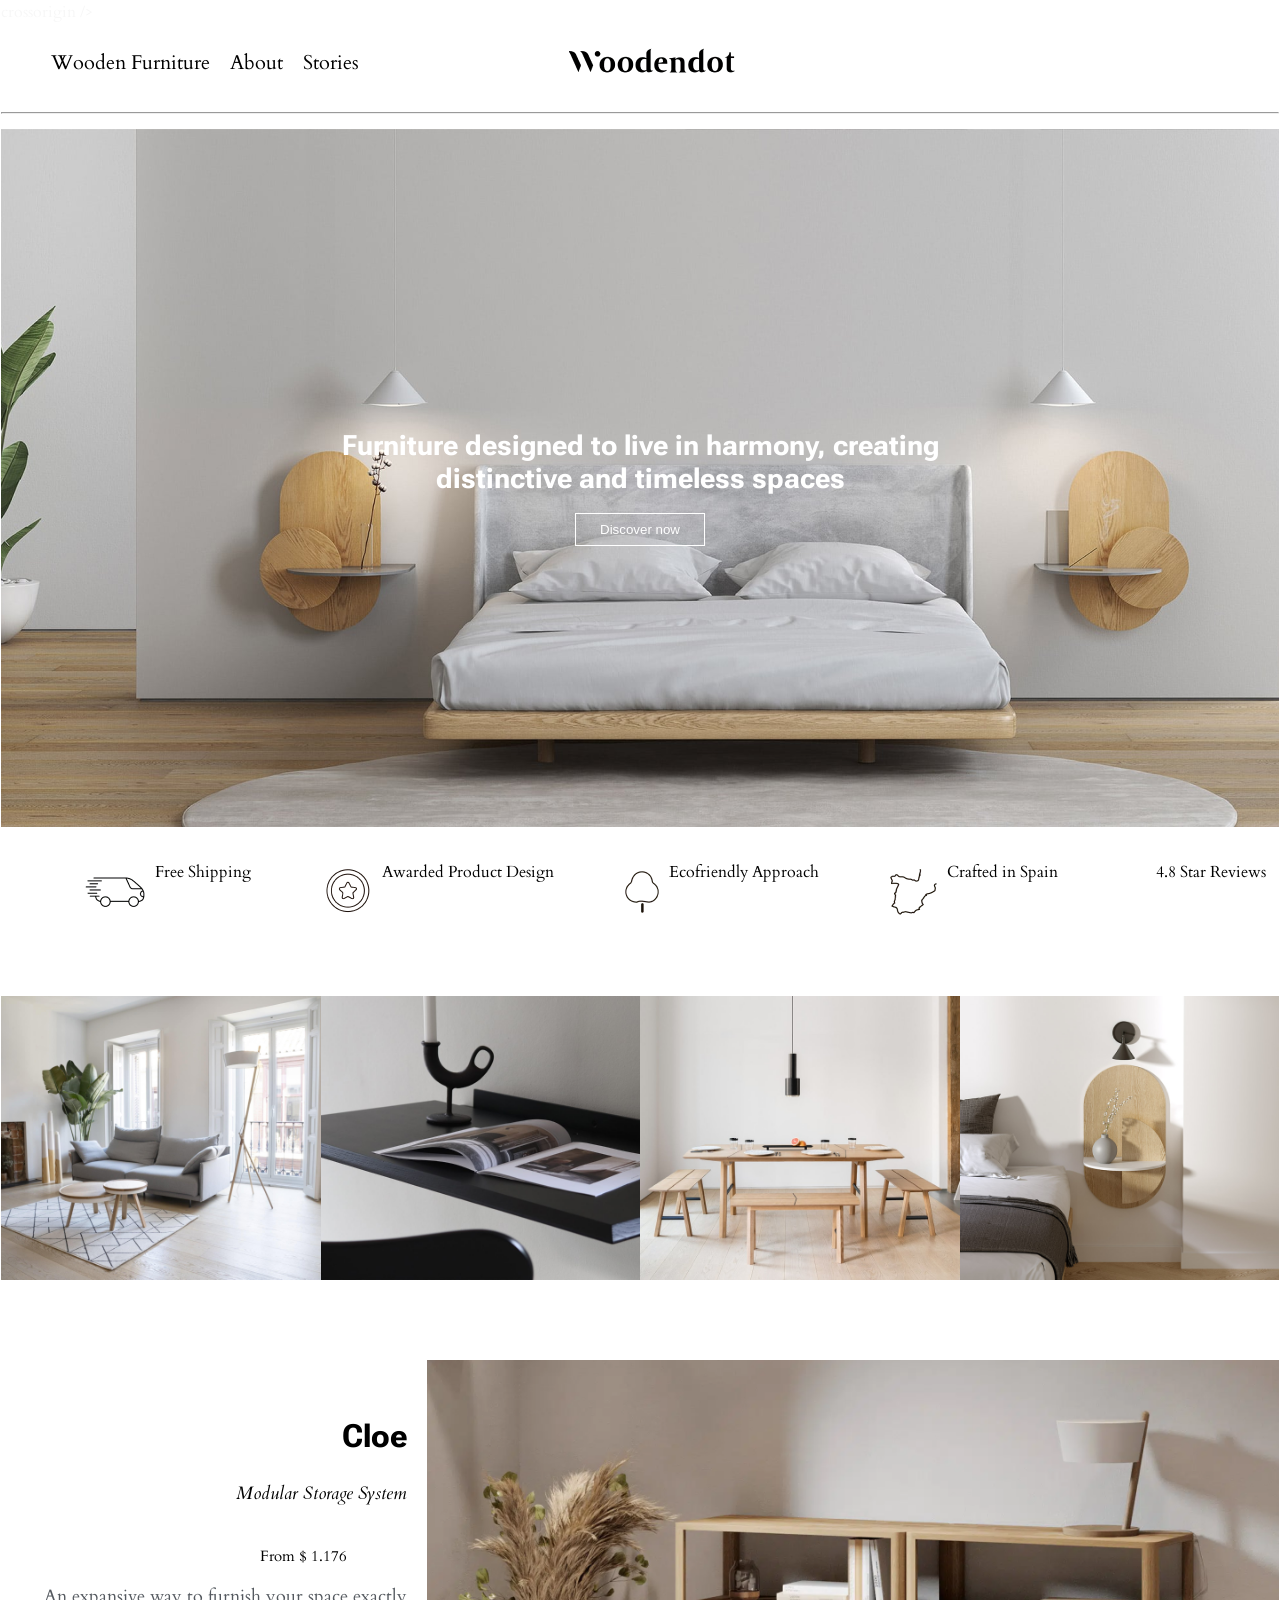
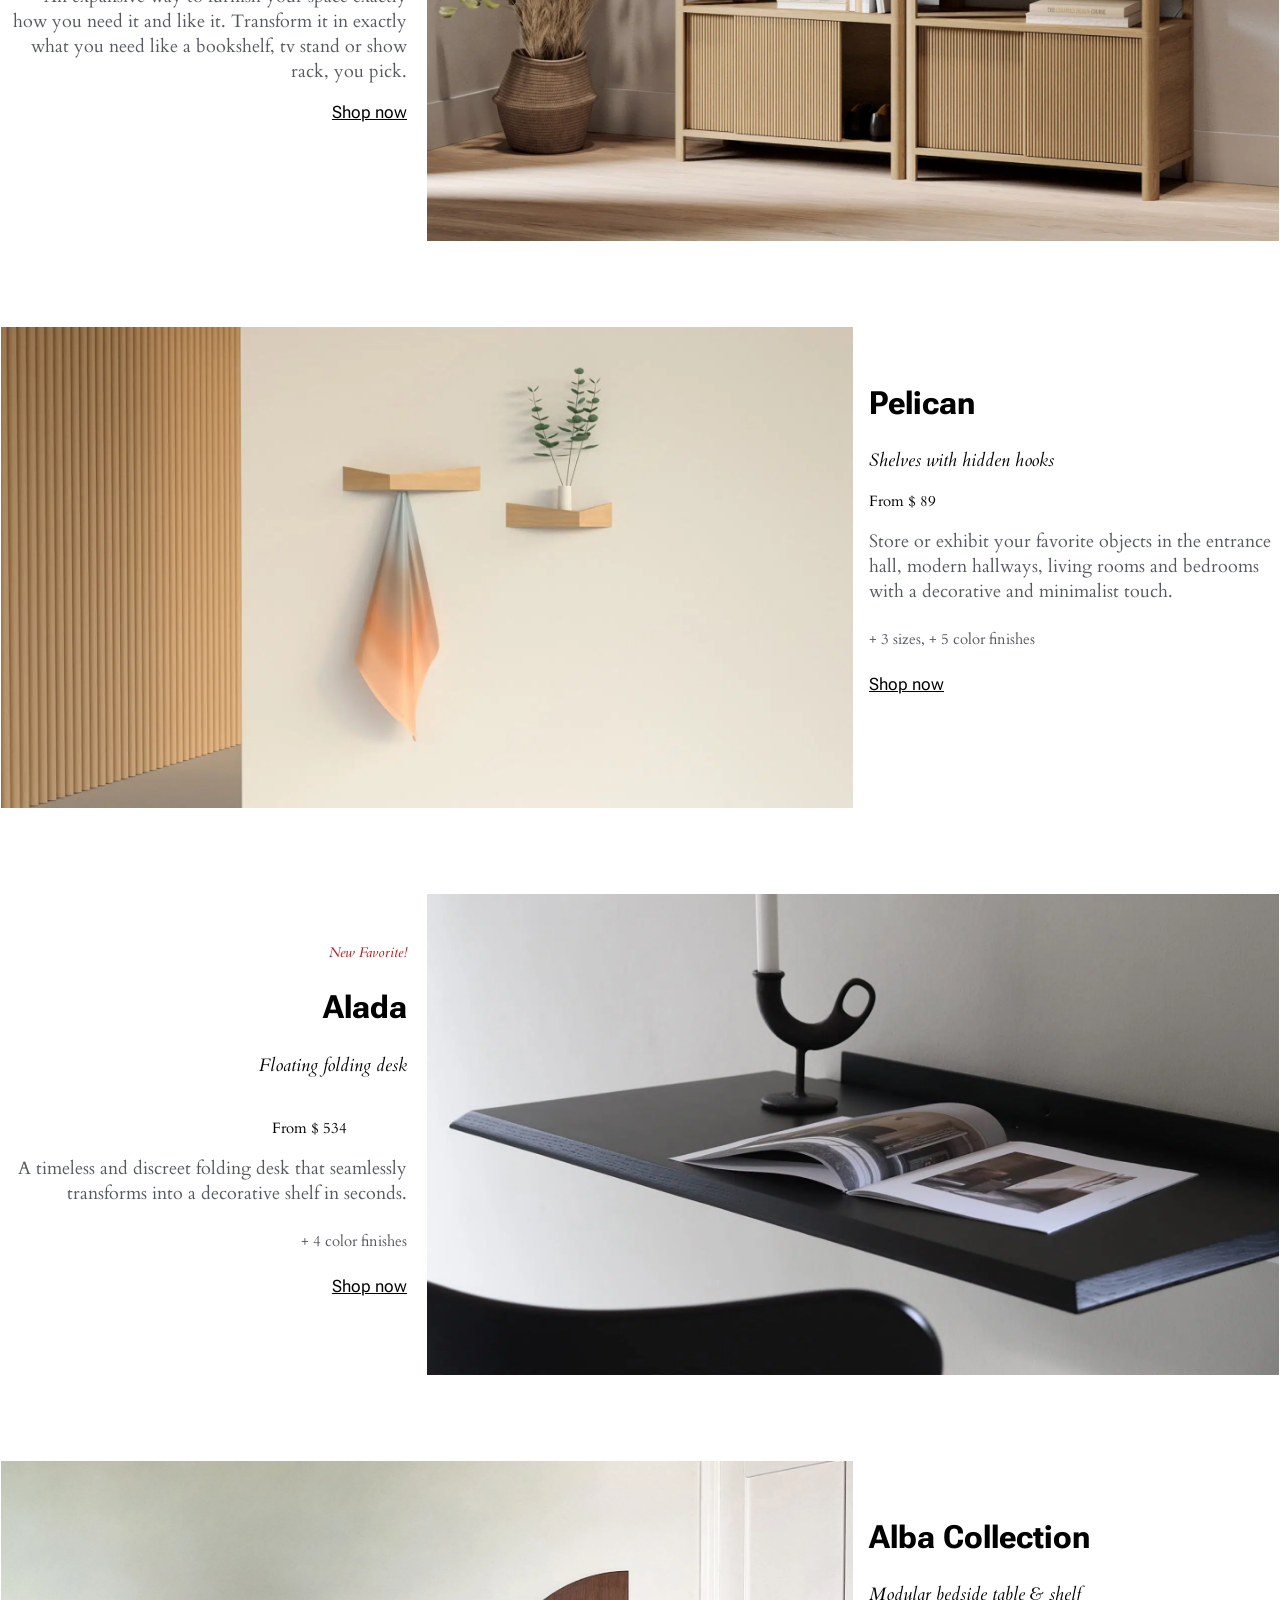
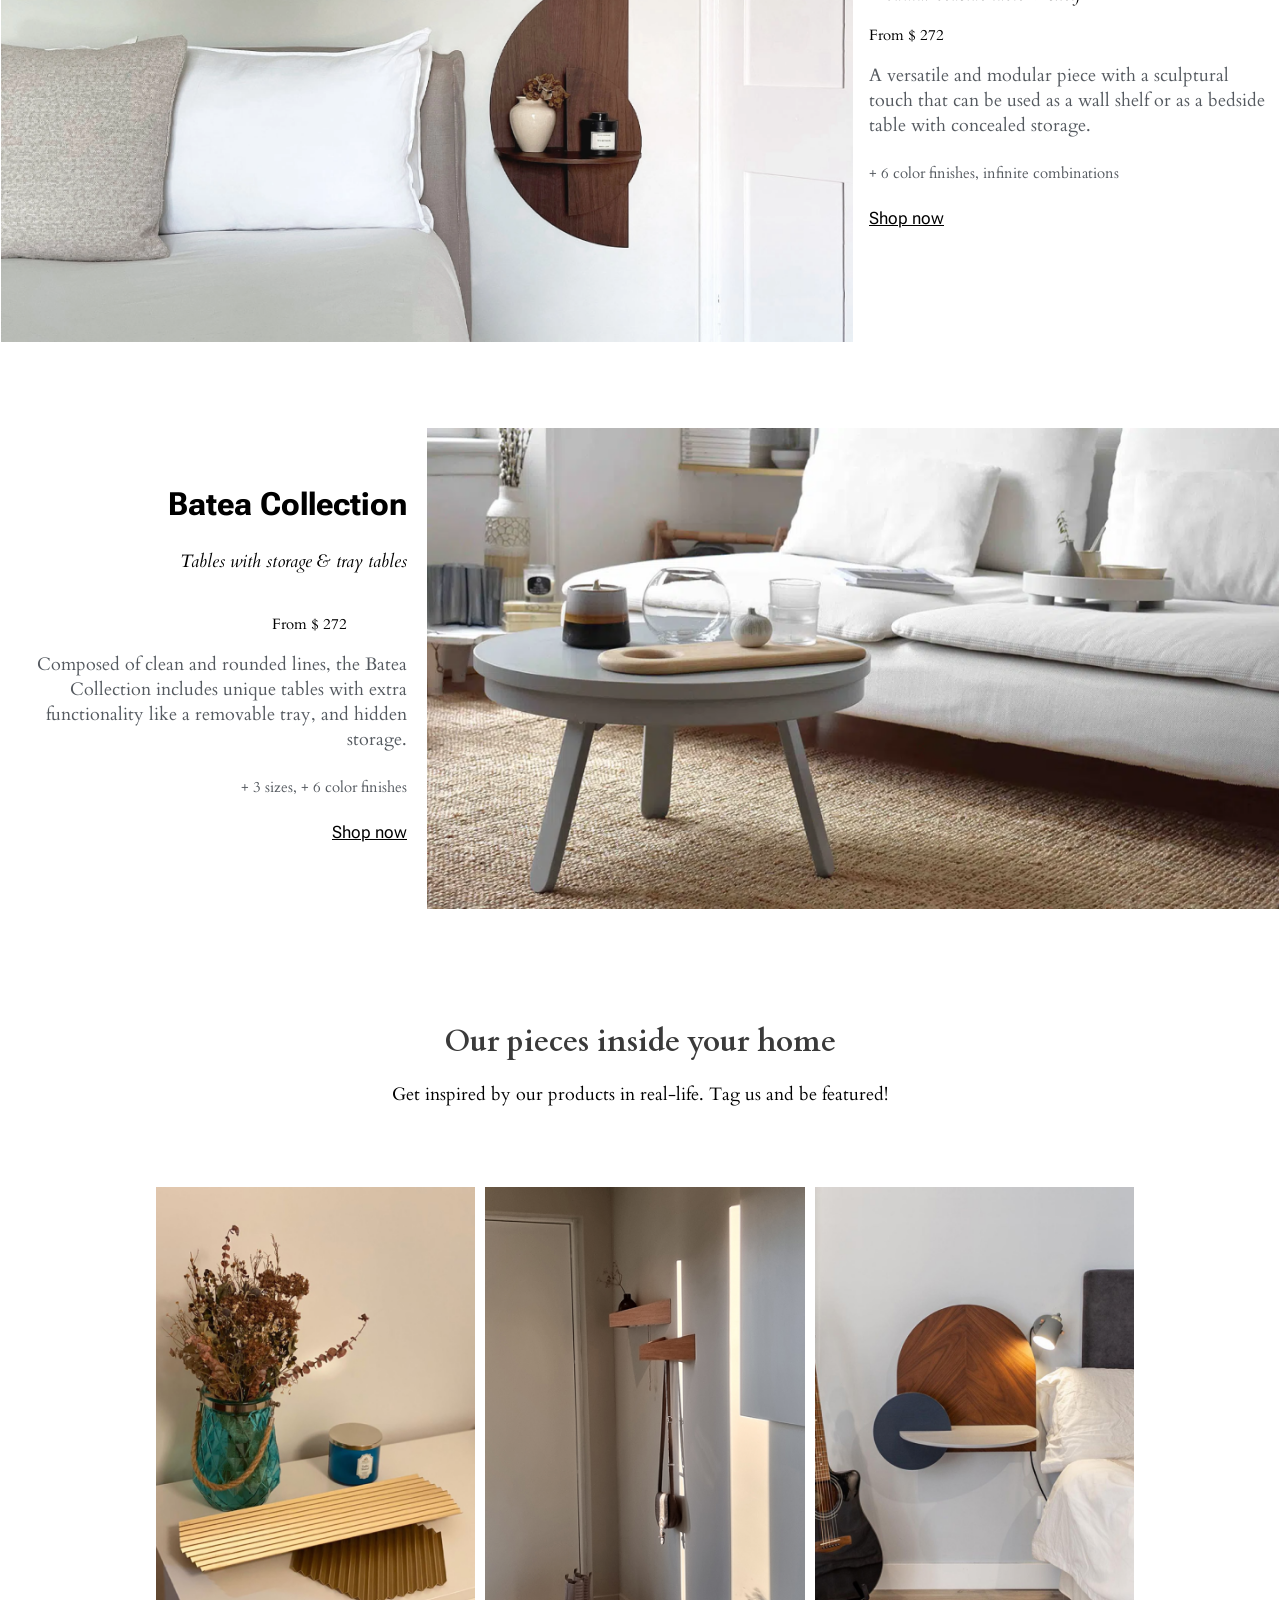
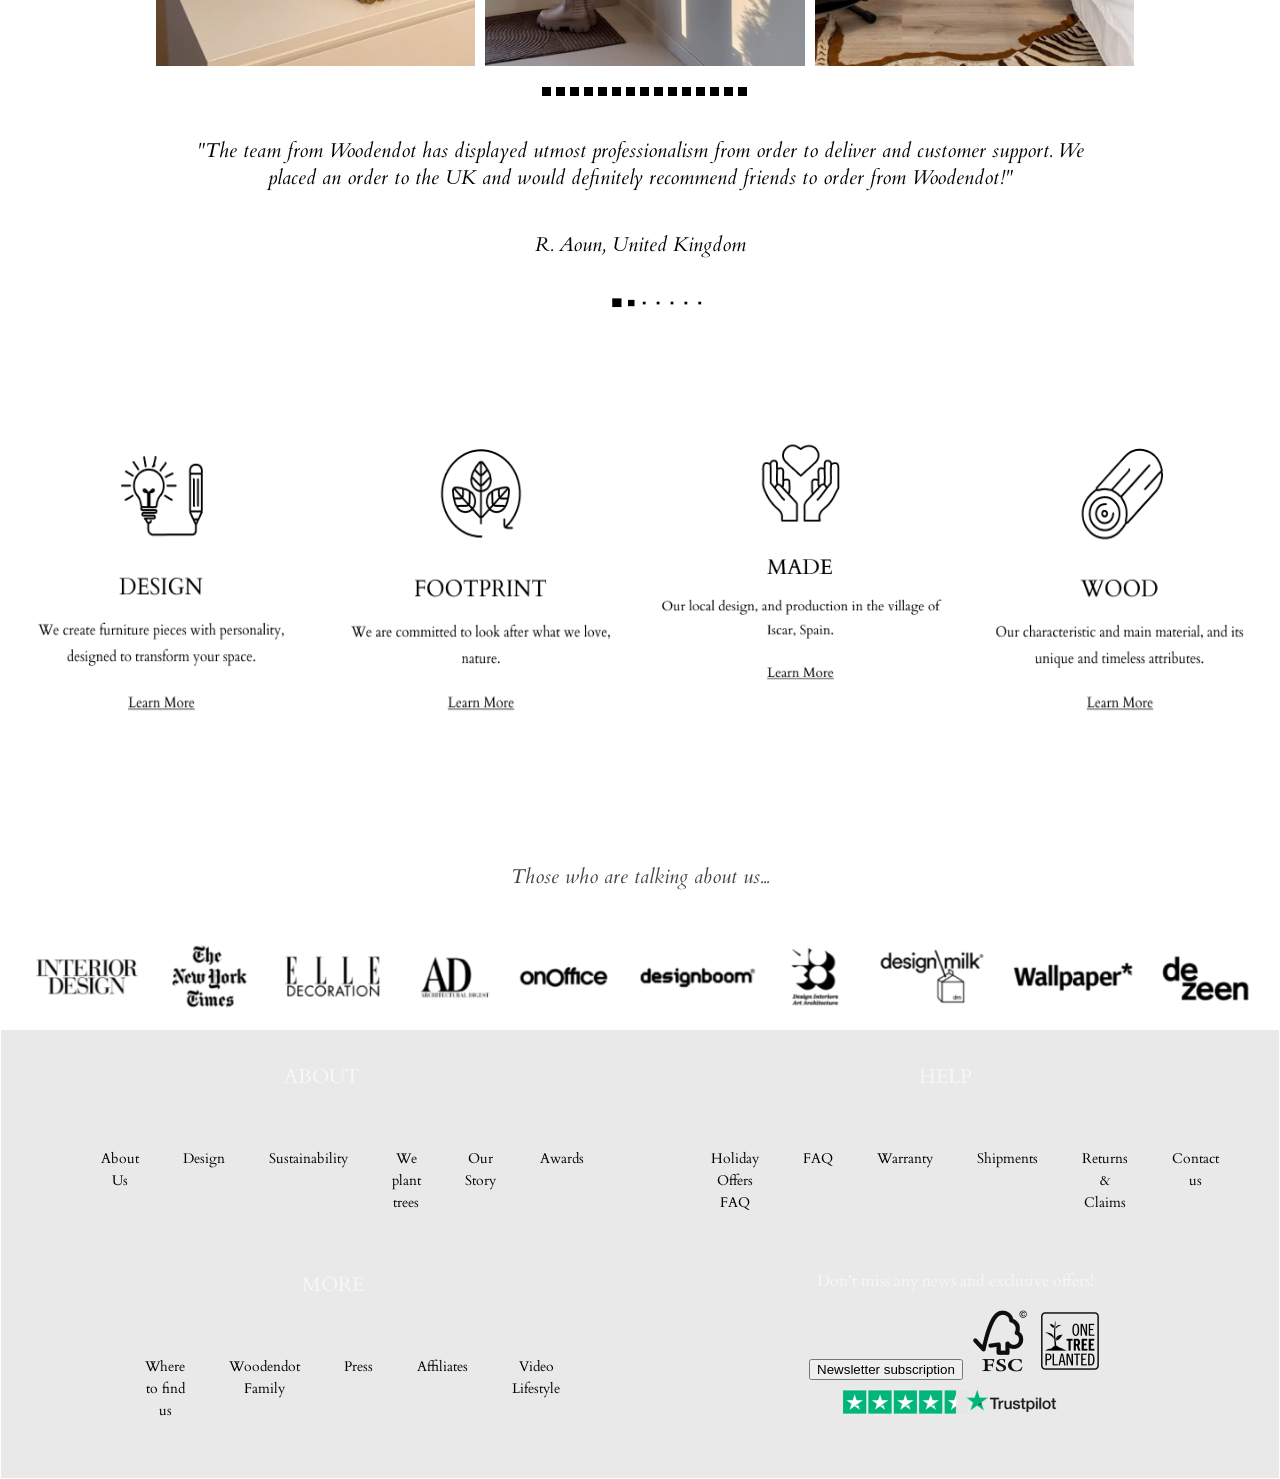
<file: index.html>
<!DOCTYPE html>
<html lang="en">
  <head>
    <meta charset="UTF-8" />
    <meta http-equiv="X-UA-Compatible" content="IE=edge" />
    <meta name="viewport" content="width=device-width, initial-scale=1.0" />
    <title>Woodendot</title>
    <title>Document</title>
    crossorigin />
    <link rel="preconnect" href="https://fonts.googleapis.com" />
    <link rel="preconnect" href="https://fonts.gstatic.com" crossorigin />
    <link
      href="https://fonts.googleapis.com/css2?family=Roboto+Flex:opsz,wght@8..144,400;8..144,700&display=swap"
      rel="stylesheet"
    />
    <link
      href="https://fonts.googleapis.com/css2?family=Cardo:wght@400;700&family=Roboto:wght@400;700&display=swap"
      rel="stylesheet"
    />
    <link rel="stylesheet" href="style.css" />
  </head>
  <body>
    <div>
      <nav>
        <ul>
          <li><a href="#">Wooden Furniture</a></li>
          <li><a href="#">About</a></li>
          <li><a href="#">Stories</a></li>
        </ul>
        <h1 class="image1">
          <img src="./images/image1.png" alt="background-img" />
        </h1>
      </nav>
      <hr />
    </div>
    <div class="img">
      <div class="text-1">
        <h1>
          Furniture designed to live in harmony, creating distinctive and
          timeless spaces
        </h1>
        <button>Discover now</button>
      </div>
    </div>

    <section>
      <div>
        <div class="row-text">
          <div class="row-image">
            <div class="col-3-img">
              <div class="img-under-header-1">
                <img src="./images/track.png" alt="racing car" />
              </div>
      
              <p>Free Shipping</p>
            </div>
      
            <div class="col-3-img">
              <div class="img-under-header-1">
                <img src="./images/seal.png" alt="medal with a star" />
              </div>
      
              <p>Awarded Product Design</p>
            </div>
      
            <div class="col-3-img">
              <div class="img-under-header-1">
                <img src="./images/tree.png" alt="tree black and white" />
              </div>
      
              <p>Ecofriendly Approach</p>
            </div>
      
            <div class="col-3-img">
              <div class="img-under-header-1">
                <img src="./images/border.png" alt="territory of a country" />
              </div>
      
              <p>Crafted in Spain</p>
            </div>
          </div>
          
        
          <div class="col-3-img">
            <p>4.8 Star Reviews</p>
          </div>
        </div>
      </div>
    </section>

    <header class="header-img">
      <img src="./images/header1.png" alt="first Furniture image" width="25%" />
      <img
        src="./images/header2.png"
        alt="second Furniture image"
        width="25%"
      />
      <img src="./images/header3.png" alt="third Furniture image" width="25%" />
      <img
        src="./images/header4.png"
        alt="fourth Furniture image"
        width="25%"
      />
    </header>
    <section class="image-right">
      <div class="row-img">
        <div class="col-4">
          <div class="img-description-1">
            <h1>Cloe</h1>
            <h3>Modular Storage System</h3>
            <h6>From $ 1.176</h6>
            <p>
              An expansive way to furnish your space exactly how you need it and
              like it. Transform it in exactly what you need like a bookshelf,
              tv stand or show rack, you pick.
            </p>
            <a>Shop now</a>
          </div>
        </div>
        <div class="col-8">
          <img src="./images/block1.png" alt="cloe img" />
        </div>
      </div>
    </section>
    <section class="image-left">
      <div class="row-img">
        <div class="col-8">
          <img src="./images/block2.png" alt="pelican" width="65%" />
        </div>
        <div class="col-4">
          <div class="img-description-2">
            <h1>Pelican</h1>
            <h3>Shelves with hidden hooks</h3>
            <h6>From $ 89</h6>
            <p>
              Store or exhibit your favorite objects in the entrance hall,
              modern hallways, living rooms and bedrooms with a decorative and
              minimalist touch.
            </p>
            <h5>+ 3 sizes, + 5 color finishes</h5>
            <a>Shop now</a>
          </div>
        </div>
      </div>
    </section>
    <section class="image-right">
      <div class="row-img">
        <div class="col-4">
          <div class="img-description-1">
            <h4>New Favorite!</h4>
            <h1>Alada</h1>
            <h3>Floating folding desk</h3>
            <h6>From $ 534</h6>
            <p>
              A timeless and discreet folding desk that seamlessly transforms
              into a decorative shelf in seconds.
            </p>
            <h5>+ 4 color finishes</h5>
            <a>Shop now</a>
          </div>
        </div>
        <div class="col-8">
          <img src="./images/block3.png" alt="alada img" />
        </div>
      </div>
    </section>
    <section class="image-left">
      <div class="row-img">
        <div class="col-8">
          <img src="./images/block4.png" alt="alba img" />
        </div>
        <div class="col-4">
          <div class="img-description-2">
            <h1>Alba Collection</h1>
            <h3>Modular bedside table & shelf</h3>
            <h6>From $ 272</h6>
            <p>
              A versatile and modular piece with a sculptural touch that can be
              used as a wall shelf or as a bedside table with concealed storage.
            </p>
            <h5>+ 6 color finishes, infinite combinations</h5>
            <a>Shop now</a>
          </div>
        </div>
      </div>
    </section>
    <section class="image-right">
      <div class="row-img">
        <div class="col-4">
          <div class="img-description-1">
            <h1>Batea Collection</h1>
            <h3>Tables with storage & tray tables</h3>
            <h6>From $ 272</h6>
            <p>
              Composed of clean and rounded lines, the Batea Collection includes
              unique tables with extra functionality like a removable tray, and
              hidden storage.
            </p>
            <h5>+ 3 sizes, + 6 color finishes</h5>
            <a>Shop now</a>
          </div>
        </div>
        <div class="col-8">
          <img src="./images/block5.png" alt="Batea img" />
        </div>
      </div>
    </section>
    <main>
      <div class="text">
        <h1>Our pieces inside your home</h1>
        <h3>
          Get inspired by our products in real-life. Tag us and be featured!
        </h3>
      </div>
    </main>
    <header class="section-img-bottom">
      <img
        src="./images/head1.png"
        alt="
      the flower is on the table"
      />
      <img src="./images/head2.png" alt="bag hung on a hanger" />
      <img
        src="./images/head3.png"
        alt="
      there is a lamp next to the shelf"
      />
    </header>
    <div class="log">
      <img src="./images/log1.png" alt="ellipsis" />
    </div>
    <section class="text-section">
      <div>
        <p>
          "The team from Woodendot has displayed utmost professionalism from
          order to deliver and customer support. We placed an order to the UK
          and would definitely recommend friends to order from Woodendot!"
        </p>
        <h6>R. Aoun, United Kingdom</h6>
        <img
          src="./images/log2.png"
          alt="
        ellipsis increases"
        />
      </div>
    </section>
    <header class="header-bottom1">
      <img
        src="./images/header-bottom1.png"
        alt="a lamp and a pencil are drawn on the logo"
        width="25%"
      />
      <img
        src="./images/header-bottom2.png"
        alt="drawn on the logo"
        width="25%"
      />
      <img src="./images/header-bottom3.png" alt="help" width="25%" />
      <img src="./images/header-bottom4.png" alt="wood" width="25%" />
    </header>
    <section class="section">
      <div>
        <h6>Those who are talking about us...</h6>
      </div>
      <img class="section-img" src="./images/section.png" alt="company logos" />
    </section>
    <footer>
      <div class="row">
        <div class="col-2">
          <div class="footer-content">
            <h2>About</h2>
            <nav class="footer-nav">
              <ul>
                <li><a href="#">About Us</a></li>
                <li><a href="#">Design</a></li>
                <li><a href="#">Sustainability</a></li>
                <li><a href="#">We plant trees</a></li>
                <li><a href="#">Our Story</a></li>
                <li><a href="#">Awards</a></li>
              </ul>
            </nav>
          </div>
        </div>
        <div class="col-2">
          <div class="footer-content">
            <h2>Help</h2>
            <nav class="footer-nav">
              <ul>
                <li><a href="#">Holiday Offers FAQ</a></li>
                <li><a href="#">FAQ</a></li>
                <li><a href="#">Warranty</a></li>
                <li><a href="#">Shipments</a></li>
                <li><a href="#">Returns & Claims</a></li>
                <li><a href="#">Contact us</a></li>
              </ul>
            </nav>
          </div>
        </div>
        <div class="col-2">
          <div class="footer-content">
            <h2>More</h2>
            <nav class="footer-nav">
              <ul>
                <li><a href="#">Where to find us</a></li>
                <li><a href="#">Woodendot Family</a></li>
                <li><a href="#">Press</a></li>
                <li><a href="#">Affiliates</a></li>
                <li><a href="#">Video Lifestyle</a></li>
              </ul>
            </nav>
          </div>
        </div>
        <div class="col-5">
          <div class="footer-content">
            <p>Don’t miss any news and exclusive offers!</p>
            <button>Newsletter subscription</button>
            <img src="./images/fsc.png" alt="footer 1 image" />
            <img src="./images/otp.png" alt="footer 2 image" />
            <img src="./images/trustpilot.png" alt="footer 3 image" />
          </div>
        </div>
      </div>
    </footer>
  </body>
</html>
</file>
<file: style.css>
* {
  box-sizing: border-box;
}
body {
  margin: 1px;
  max-width: 1440px;
  color: #f7f7f7;
  font-family: "Cardo", serif;
}
hr {
  margin: 10px 0 15px 0;
}
nav {
  display: flex;
}
nav ul {
  list-style-type: none;
  display: flex;
  margin-right: auto;
}
nav ul li {
  padding: 10px;
}
nav ul li a {
  text-decoration: none;
  color: #000000;
  font-size: 20px;
}
.image1 {
  margin-right: 520px;
  margin-bottom: 0px;
}
.img {
  background-image: url(./images/image2.png);
  height: 698px;
  display: flex;
  align-items: center;
  justify-content: center;
}
.text-1 {
  max-width: 640px;
  color: white;
  font-family: "Roboto Flex", sans-serif;
  font-size: 14px;
  font-weight: 700;
  text-align: center;
}
.text-1 button {
  border: 1px solid white;
  background-color: transparent;
  color: white;
  padding: 0.5rem 1.5rem;
}
.text-1 button:hover {
  cursor: pointer;
}
header {
  margin-top: 80px;
  display: flex;
  justify-content: center;
}
.header img {
  margin-left: 10px;
}
.log {
  display: flex;
  justify-content: center;
  margin-top: 20px;
  width: 100%;
}
.row-text {
  display: flex;
  /* align-items: center; */
  justify-content: space-around;
}
.row-image {
  display: flex;
  align-items: center;
  /* justify-content: space-between; */
}
.img-under-header-1 {
  display: flex;
  padding-right: 10px;
}
.col-3-img p {
  color: #000000;
}
.col-3-img {
  display: flex;
  padding-left: 71px;
  align-items: center;
}
.text {
  display: block;
  text-align: center;
  margin-top: 106px;
}
.text h1 {
  font-size: 30px;
  font-weight: 700;
  color: #3a3a3a;
}
.text h3 {
  font-size: 18px;
  font-weight: 400;
  color: #000000;
  font-style: normal;
}
section div h6 {
  font-size: 20px;
}
section img {
  width: 100%;
}
.row-img {
  display: flex;
  justify-content: space-around;
  margin-top: 40px;
}
/* .image-right img {
  width: 900px;
  height: 542px;
  object-fit: cover;
} */
.img-description-1 {
  text-align: right;
  padding-top: 70px;
  padding-right: 20px;
  padding-left: 6px;
  margin: 0;
}
.img-description-1 h6 {
  color: #000000;
  
  font-weight: 400;
  font-size: 15px;
  font-style: normal;
  text-align: end;
}
.img-description-1 h1 {
  font-family: "Roboto Flex", sans-serif;
  font-weight: 700;
  font-size: 32px;
  color: #000000;
}
.img-description-1 h3 {
  font-size: 18px;
  font-weight: 400;
  
  font-style: italic;
  color: #000000;
}
.img-description-1 p {
  font-size: 18px;
  font-weight: 400;
  
  color: #54595f;
}
.img-description-1 h5 {
  font-size: 15px;
  font-weight: 400;
  
  color: #54595f;
}
.img-description-1 a {
  color: #000000;
  font-family: "Roboto Flex", sans-serif;
  font-weight: 400;
  font-size: 17px;
  text-decoration: underline;
  cursor: pointer;
}
.img-description-2 h3 {
  font-size: 18px;
  font-weight: 400;
  
  font-style: italic;
  color: #000000;
}
.img-description-2 h1 {
  font-family: "Roboto Flex", sans-serif;
  font-weight: 700;
  font-size: 32px;
  color: #000000;
}
.img-description-1 h4 {
  font-size: 14px;
  font-weight: 400;
  
  font-style: italic;
  color: #bc1414;
}
.img-description-2 h6 {
  color: #000000;
  
  font-weight: 400;
  font-size: 15px;
  font-style: normal;
  text-align: start;
  margin: 0;
}
.img-description-2 p {
  font-size: 18px;
  font-weight: 400;
  
  color: #54595f;
}
.img-description-2 h5 {
  font-size: 15px;
  font-weight: 400;
  
  color: #54595f;
}
.img-description-2 a {
  color: #000000;
  font-family: "Roboto Flex", sans-serif;
  font-weight: 400;
  font-size: 17px;
  text-decoration: underline;

  cursor: pointer;
}
.row {
  display: flex;
  justify-content: space-around;
}
/* .image-left img {
  width: 900px;
  height: 542px;
  object-fit: cover;
} */
.img-description-2 {
  text-align: left;
  padding-top: 70px;
  padding-left: 16px;
  padding-right: 6px;
  margin: 0;
}
.text-section div p,
h6 {
  width: 70%;
  margin: 0 auto;
  text-align: center;
  margin-top: 40px;
  font-style: italic;
  font-weight: 400;
  font-size: 20px;
  color: #020202;
}
section img {
  margin-top: 40px;
}
.section div h6 {
  margin-top: 140px;
  font-weight: 400;
  font-size: 20px;
  color: #454545;
}
.section-img-bottom {
  margin-top: 80px;
  display: flex;
  justify-content: center;
}
.section-img-bottom img {
  margin-left: 10px;
  width: 25%;
}
/* footer */
.row {
  display: flex;
  flex-wrap: wrap;
}
.col {
  flex: 1 1 0;
  padding: 0 0.5rem;
}
.col-1 {
  flex: 0 0 8.333333%;
}
.col-2 {
  flex: 0 0 16.666666%;
}
.col-3 {
  flex: 0 0 25%;
}
.col-4 {
  flex: 0 0 33.333333%;
}
.col-5 {
  flex: 0 0 41.666666%;
}
.col-6 {
  flex: 0 0 50%;
}
.col-7 {
  flex: 0 0 58.333333%;
}
.col-8 {
  flex: 0 0 66.666667%;
}
.col-9 {
  flex: 0 0 75%;
}
.col-10 {
  flex: 0 0 83.333333%;
}
.col-11 {
  flex: 0 0 91.666667%;
}
.col-12 {
  flex: 0 0 100%;
}
footer {
  padding: 1rem;
  background-color: #e9e9e9;
}
footer h2 {
  font-weight: 400;
  font-size: 20px; 
  text-transform: uppercase;
}
.footer-nav {
  text-align: center;
}
.footer-nav ul {
  list-style-type: none;
  margin: 19px;
}
.footer-nav ul li {
  margin: 12px;
}
.footer-nav li a {
  color: black;
  line-height: 20px;
  text-decoration: none;
  font-size: 14px;
}
.footer-content{
  text-align: center; 
}
</file>
